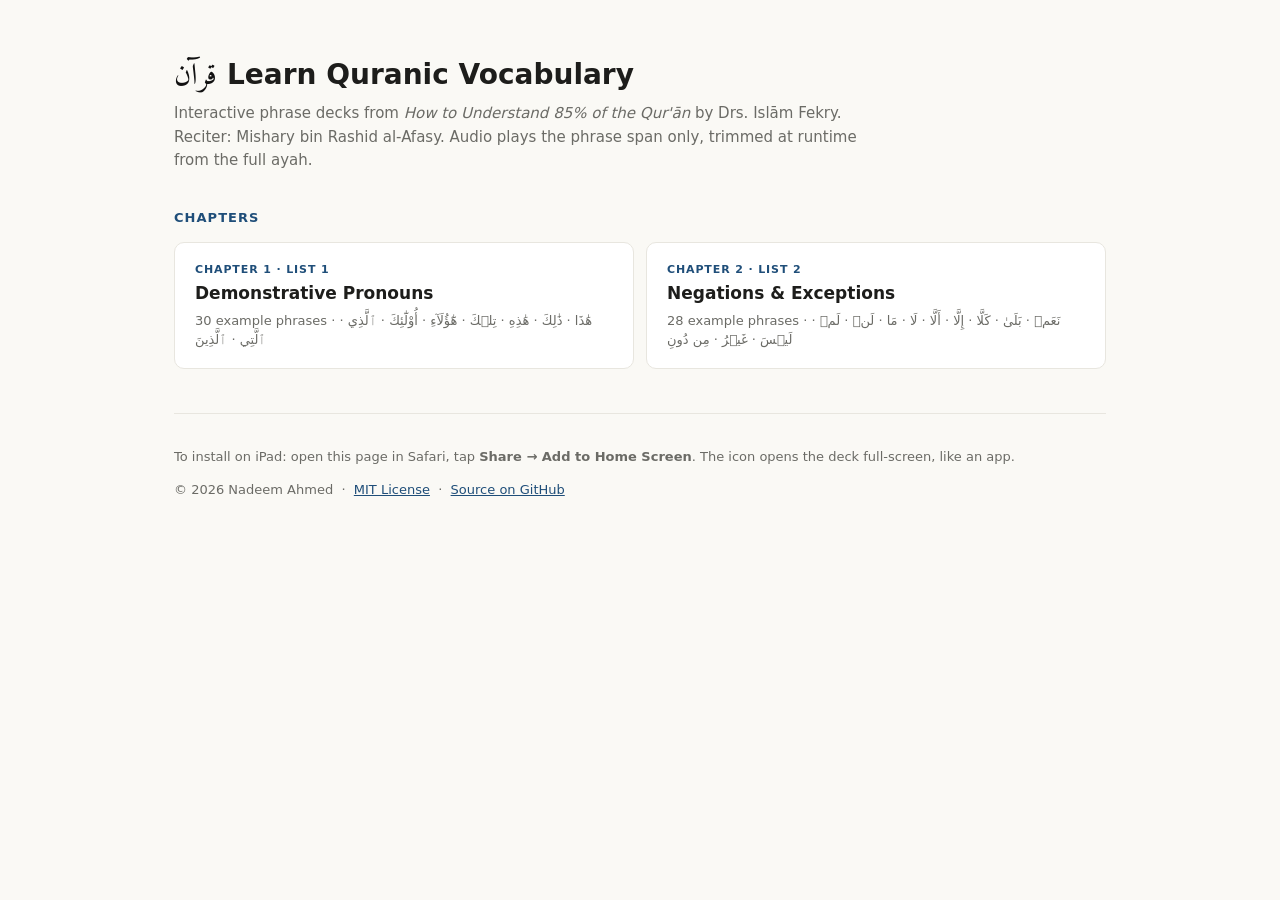
<file: index.html>
<!doctype html>
<html lang="en" dir="ltr">
<head>
<meta charset="utf-8">
<meta name="viewport" content="width=device-width, initial-scale=1">
<meta name="apple-mobile-web-app-capable" content="yes">
<meta name="apple-mobile-web-app-status-bar-style" content="default">
<meta name="apple-mobile-web-app-title" content="Quranic Vocab">
<title>Learn Quranic Vocabulary</title>

<link rel="icon" type="image/svg+xml" href="assets/favicon.svg">
<link rel="apple-touch-icon" sizes="180x180" href="assets/apple-touch-icon.png">

<link rel="preconnect" href="https://fonts.googleapis.com">
<link rel="preconnect" href="https://fonts.gstatic.com" crossorigin>
<link href="https://fonts.googleapis.com/css2?family=Amiri+Quran&display=swap" rel="stylesheet">

<style>
  :root {
    --bg: #faf9f5;
    --card: #ffffff;
    --ink: #1d1d1b;
    --muted: #6b6b66;
    --accent: #1F4E79;
    --accent-soft: #eaf1f8;
    --border: #e8e6df;
  }
  * { box-sizing: border-box; }
  html, body {
    margin: 0; padding: 0; background: var(--bg); color: var(--ink);
    font-family: -apple-system, BlinkMacSystemFont, "Segoe UI", system-ui, sans-serif;
    font-size: 16px; line-height: 1.55;
    -webkit-text-size-adjust: 100%;
  }
  .wrap { max-width: 980px; margin: 0 auto; padding: 44px 24px 80px; }

  h1 { font-size: 28px; margin: 0 0 6px; font-weight: 600; }
  h1 .ar {
    font-family: 'Amiri Quran', serif; font-weight: 400;
    font-size: 30px; margin-right: 10px; color: #111;
  }
  .lede { margin: 0 0 36px; color: var(--muted); font-size: 15px; max-width: 720px; }

  h2 {
    font-size: 13px; text-transform: uppercase; letter-spacing: 0.08em;
    color: var(--accent); margin: 32px 0 14px; font-weight: 600;
  }

  /* Two-column chapter grid, collapses to one on narrow screens */
  .grid {
    display: grid; gap: 12px;
    grid-template-columns: repeat(2, minmax(0, 1fr));
  }
  @media (max-width: 640px) { .grid { grid-template-columns: 1fr; } }

  .card {
    display: block; padding: 18px 20px;
    background: var(--card); border: 1px solid var(--border); border-radius: 10px;
    text-decoration: none; color: var(--ink);
    transition: all 0.12s ease;
    min-height: 100%;
  }
  .card:hover { border-color: var(--accent); background: var(--accent-soft); }
  .card .num { font-size: 11px; color: var(--accent); font-weight: 600; letter-spacing: 0.08em; text-transform: uppercase; }
  .card .title { font-size: 17px; font-weight: 600; margin: 2px 0 4px; }
  .card .sub { font-size: 13px; color: var(--muted); line-height: 1.5; }

  /* Single-column lists (Resources) */
  .card-list { list-style: none; padding: 0; margin: 0; display: grid; gap: 10px; }

  .footer {
    margin-top: 44px; padding-top: 20px; border-top: 1px solid var(--border);
    font-size: 13px; color: var(--muted);
  }
  .footer a { color: var(--accent); }
</style>
</head>
<body>
<div class="wrap">

<h1><span class="ar">قرآن</span>Learn Quranic Vocabulary</h1>
<p class="lede">
  Interactive phrase decks from <em>How to Understand 85% of the Qur'ān</em>
  by Drs. Islām Fekry. Reciter: Mishary bin Rashid al-Afasy. Audio plays the
  phrase span only, trimmed at runtime from the full ayah.
</p>

<h2>Chapters</h2>
<div class="grid">
  <a class="card" href="Chapter%201%20-%20Demonstrative%20Pronouns/Coursebook/Phrases.html">
    <div class="num">Chapter 1 · List 1</div>
    <div class="title">Demonstrative Pronouns</div>
    <div class="sub">30 example phrases · هَٰذَا · ذَٰلِكَ · هَٰذِهِ · تِلۡكَ · هَٰٓؤُلَآءِ · أُوْلَٰٓئِكَ · ٱلَّذِي · ٱلَّتِي · ٱلَّذِينَ</div>
  </a>
  <a class="card" href="Chapter%202%20-%20Negations%20%26%20Exceptions/Coursebook/Phrases.html">
    <div class="num">Chapter 2 · List 2</div>
    <div class="title">Negations &amp; Exceptions</div>
    <div class="sub">28 example phrases · نَعَمۡ · بَلَىٰ · كَلَّا · إِلَّا · أَلَّا · لَا · مَا · لَنۡ · لَمۡ · لَيۡسَ · غَيۡرُ · مِن دُونِ</div>
  </a>
</div>

<div class="footer">
  <p>To install on iPad: open this page in Safari, tap <strong>Share → Add to Home Screen</strong>. The icon opens the deck full-screen, like an app.</p>
  <p>&copy; 2026 Nadeem Ahmed &nbsp;·&nbsp; <a href="https://github.com/nata11/learn-quranic-vocabulary/blob/main/LICENSE">MIT License</a> &nbsp;·&nbsp; <a href="https://github.com/nata11/learn-quranic-vocabulary">Source on GitHub</a></p>
</div>

</div>
</body>
</html>
</file>
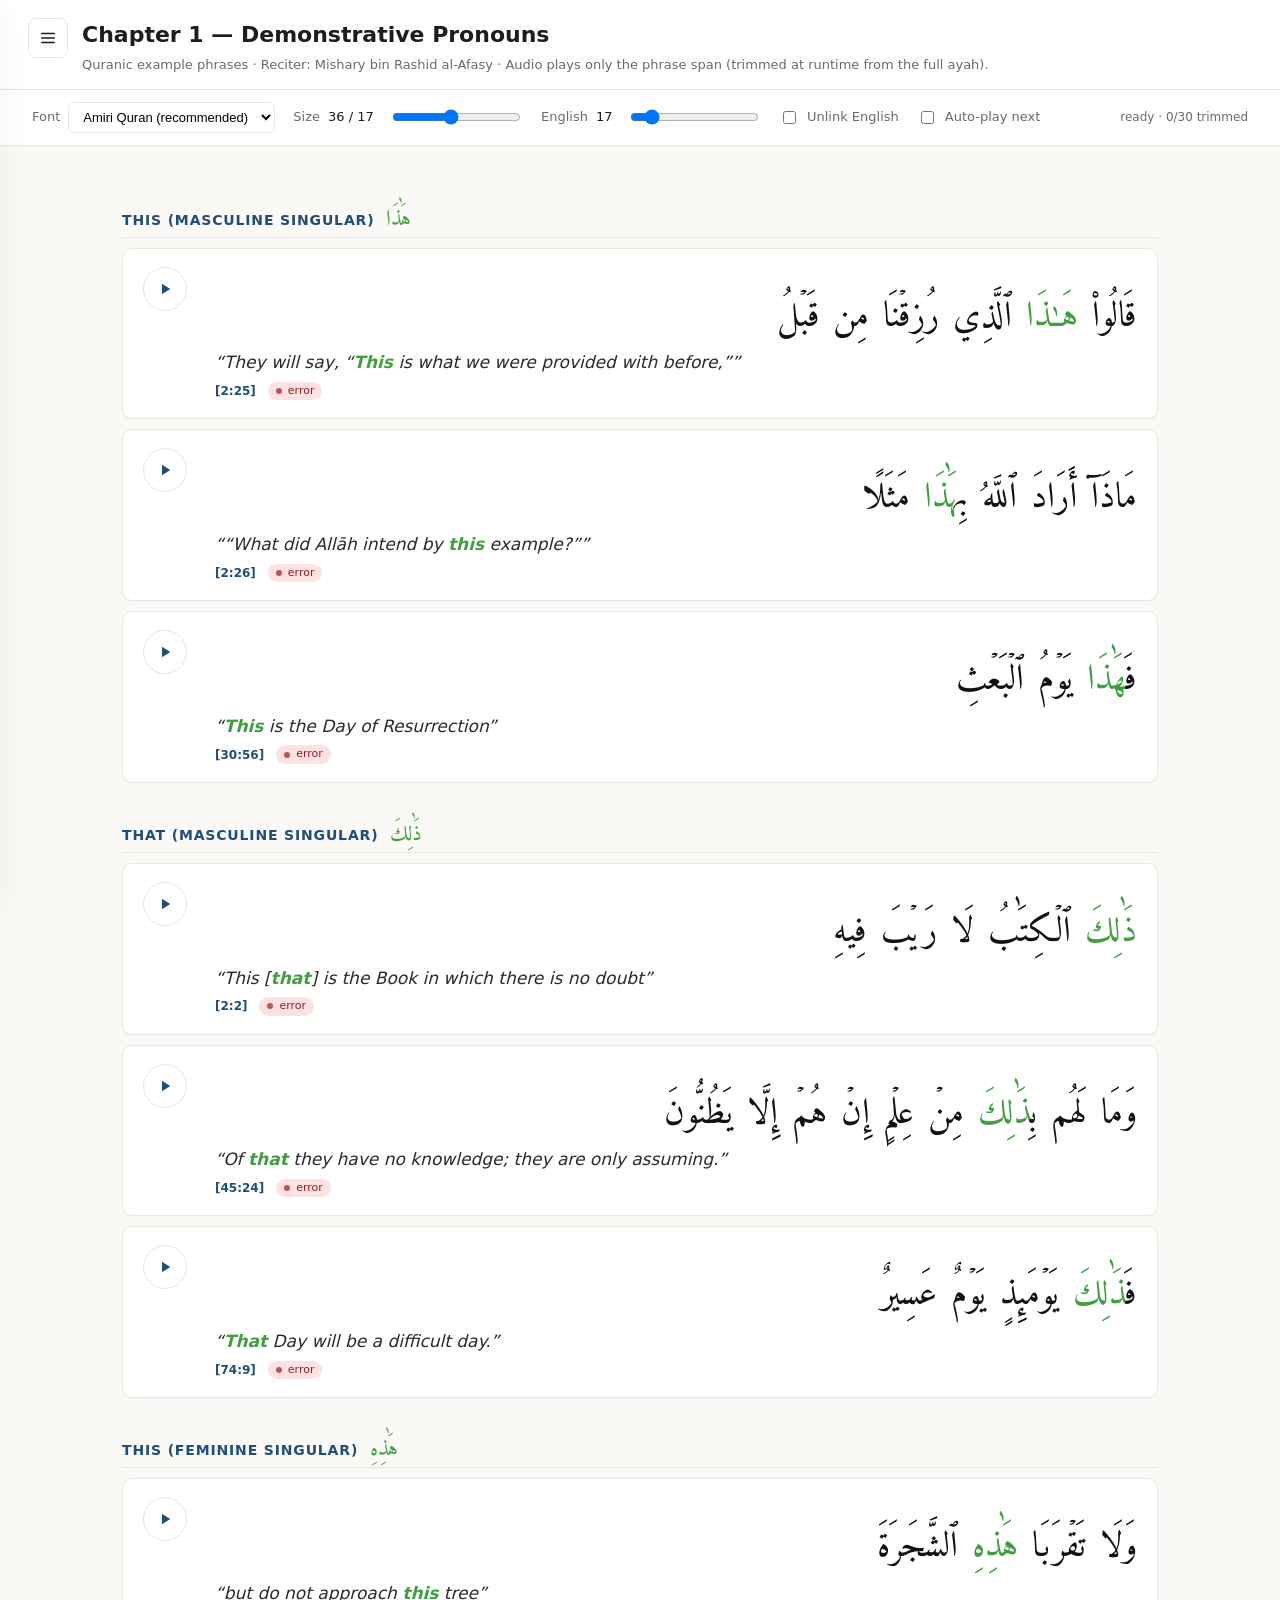
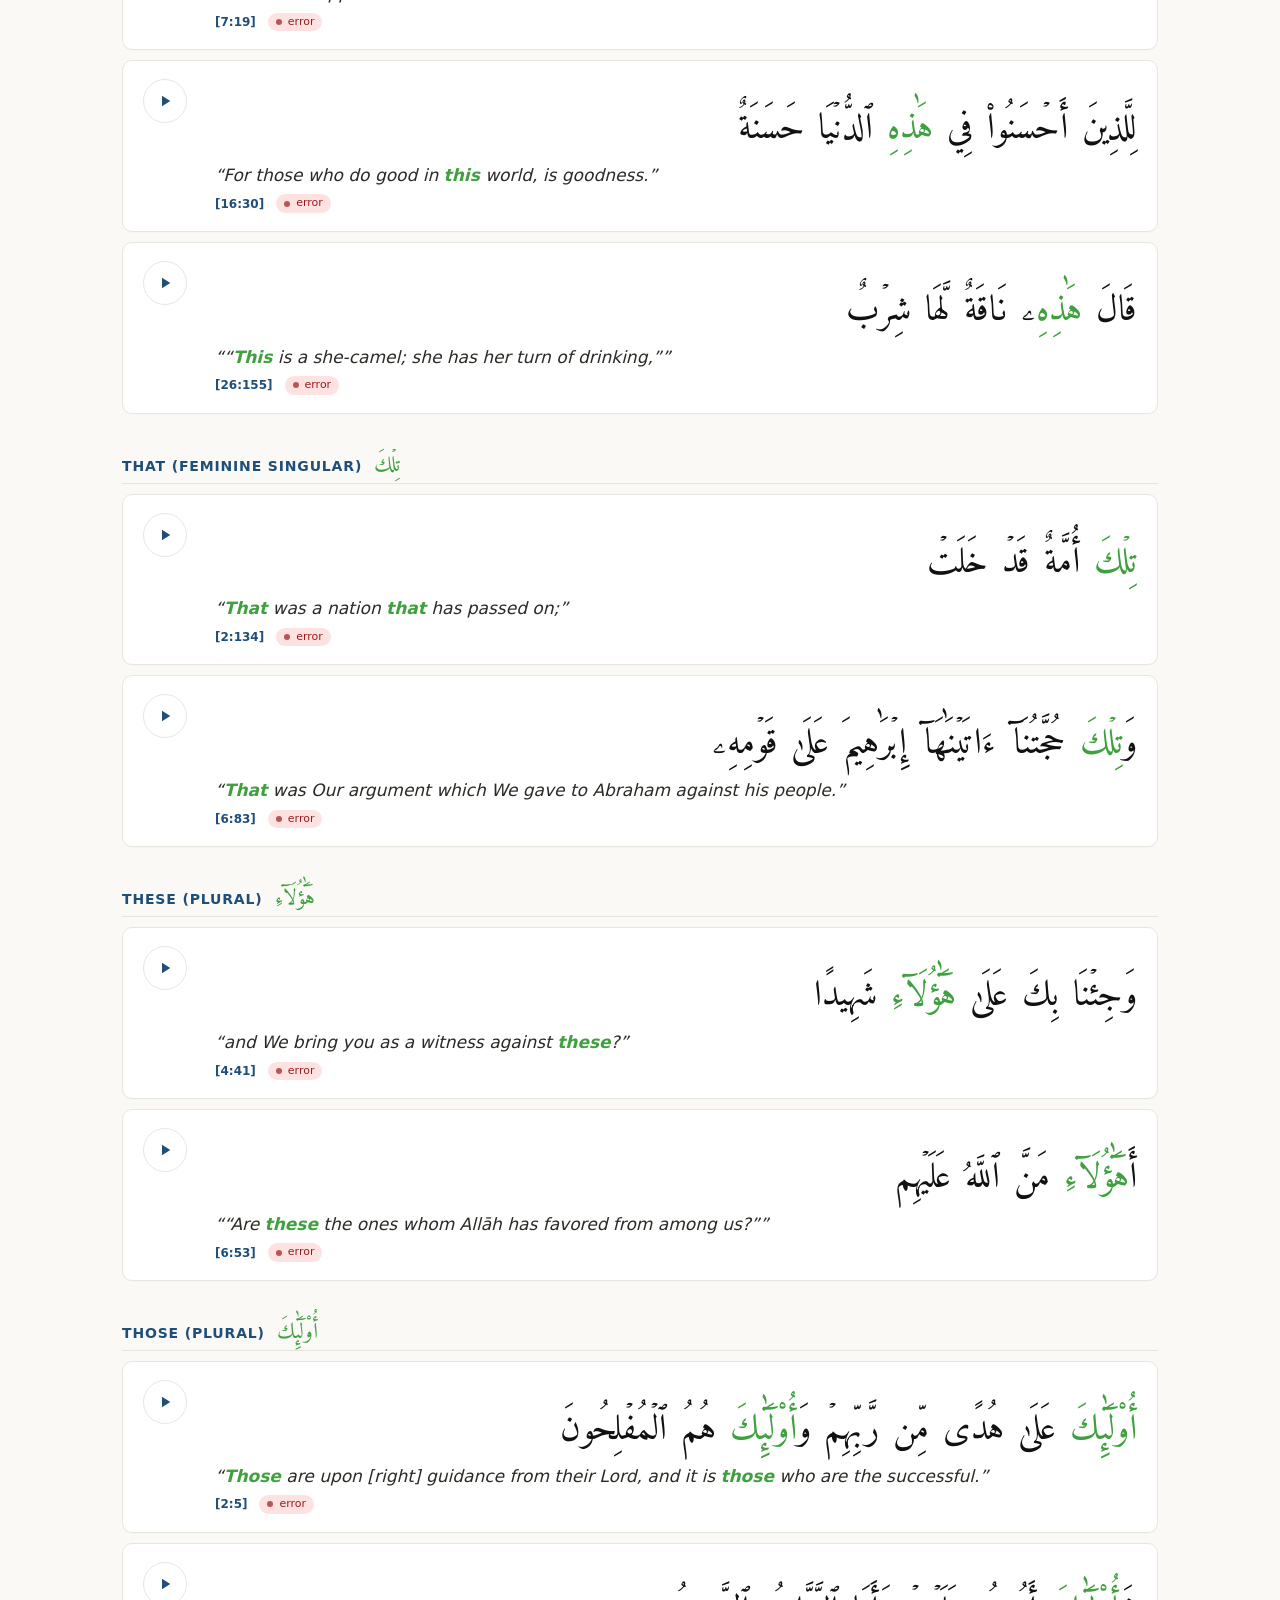
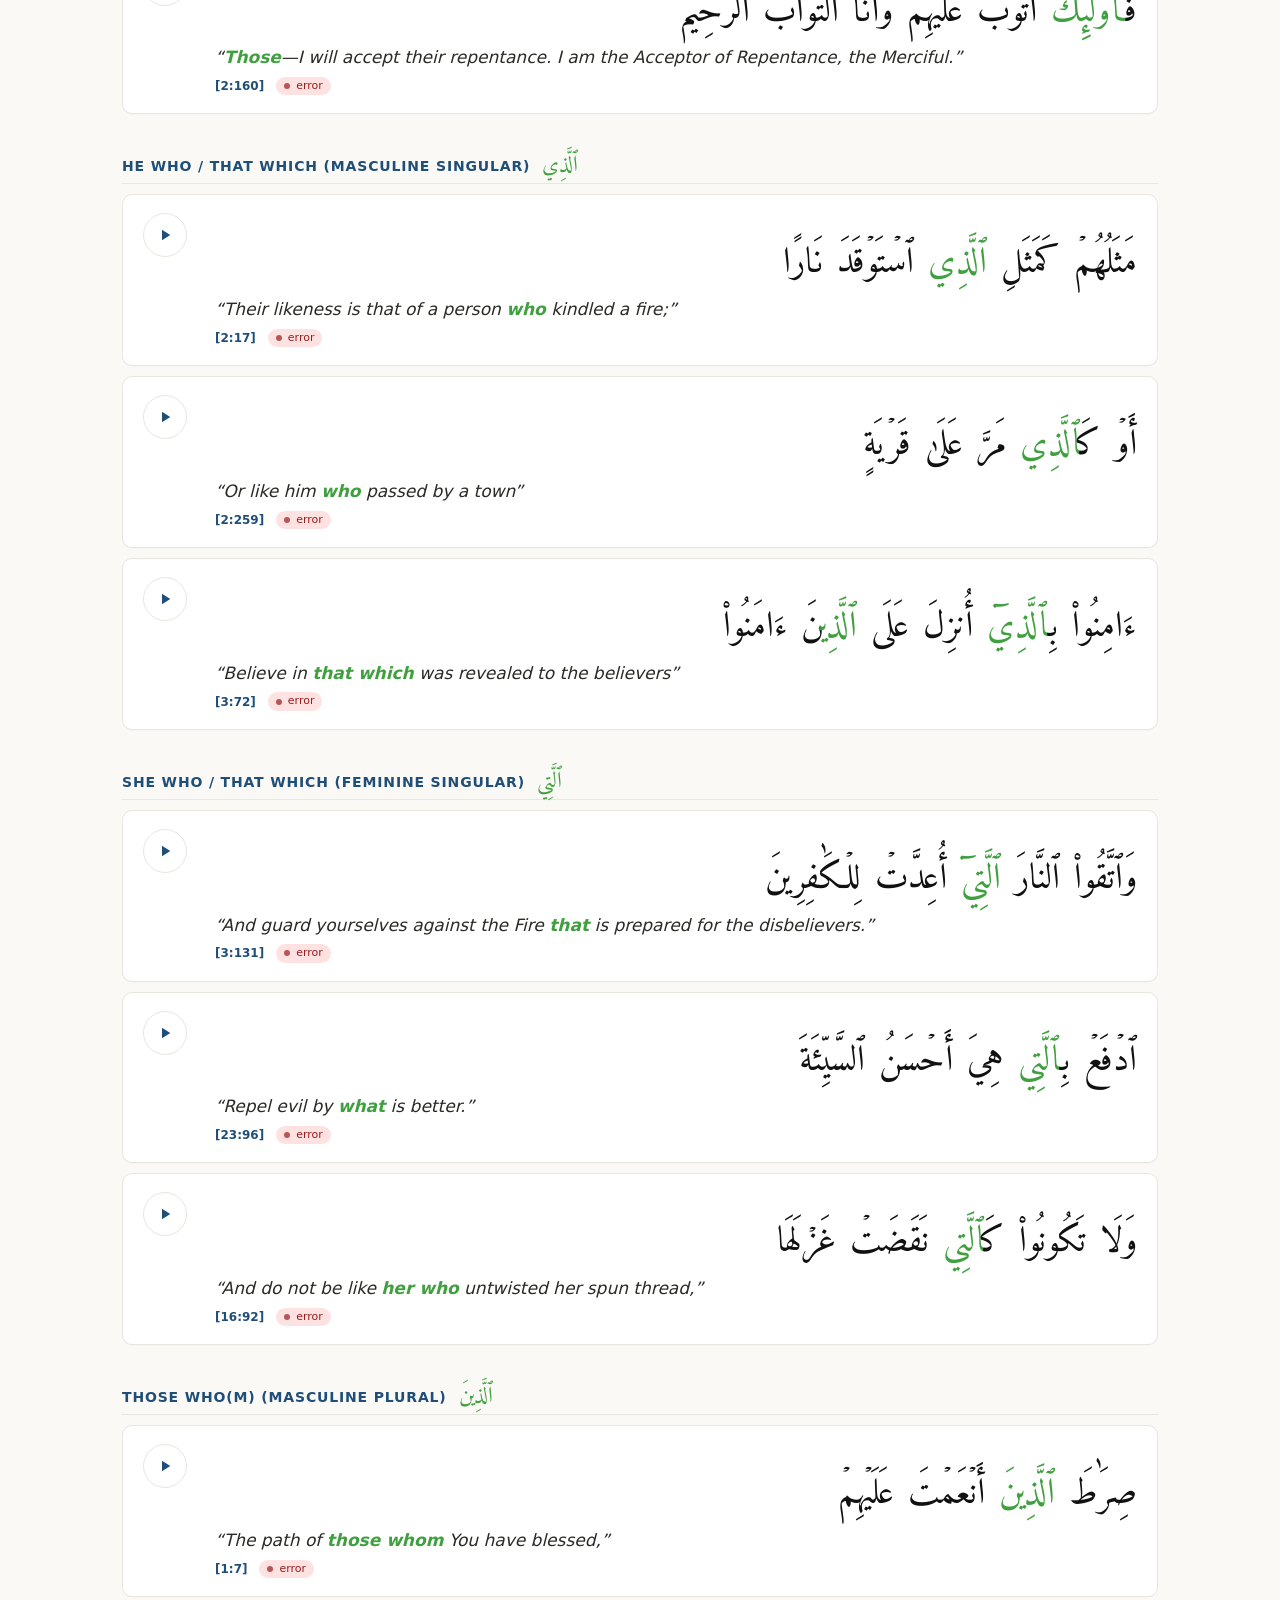
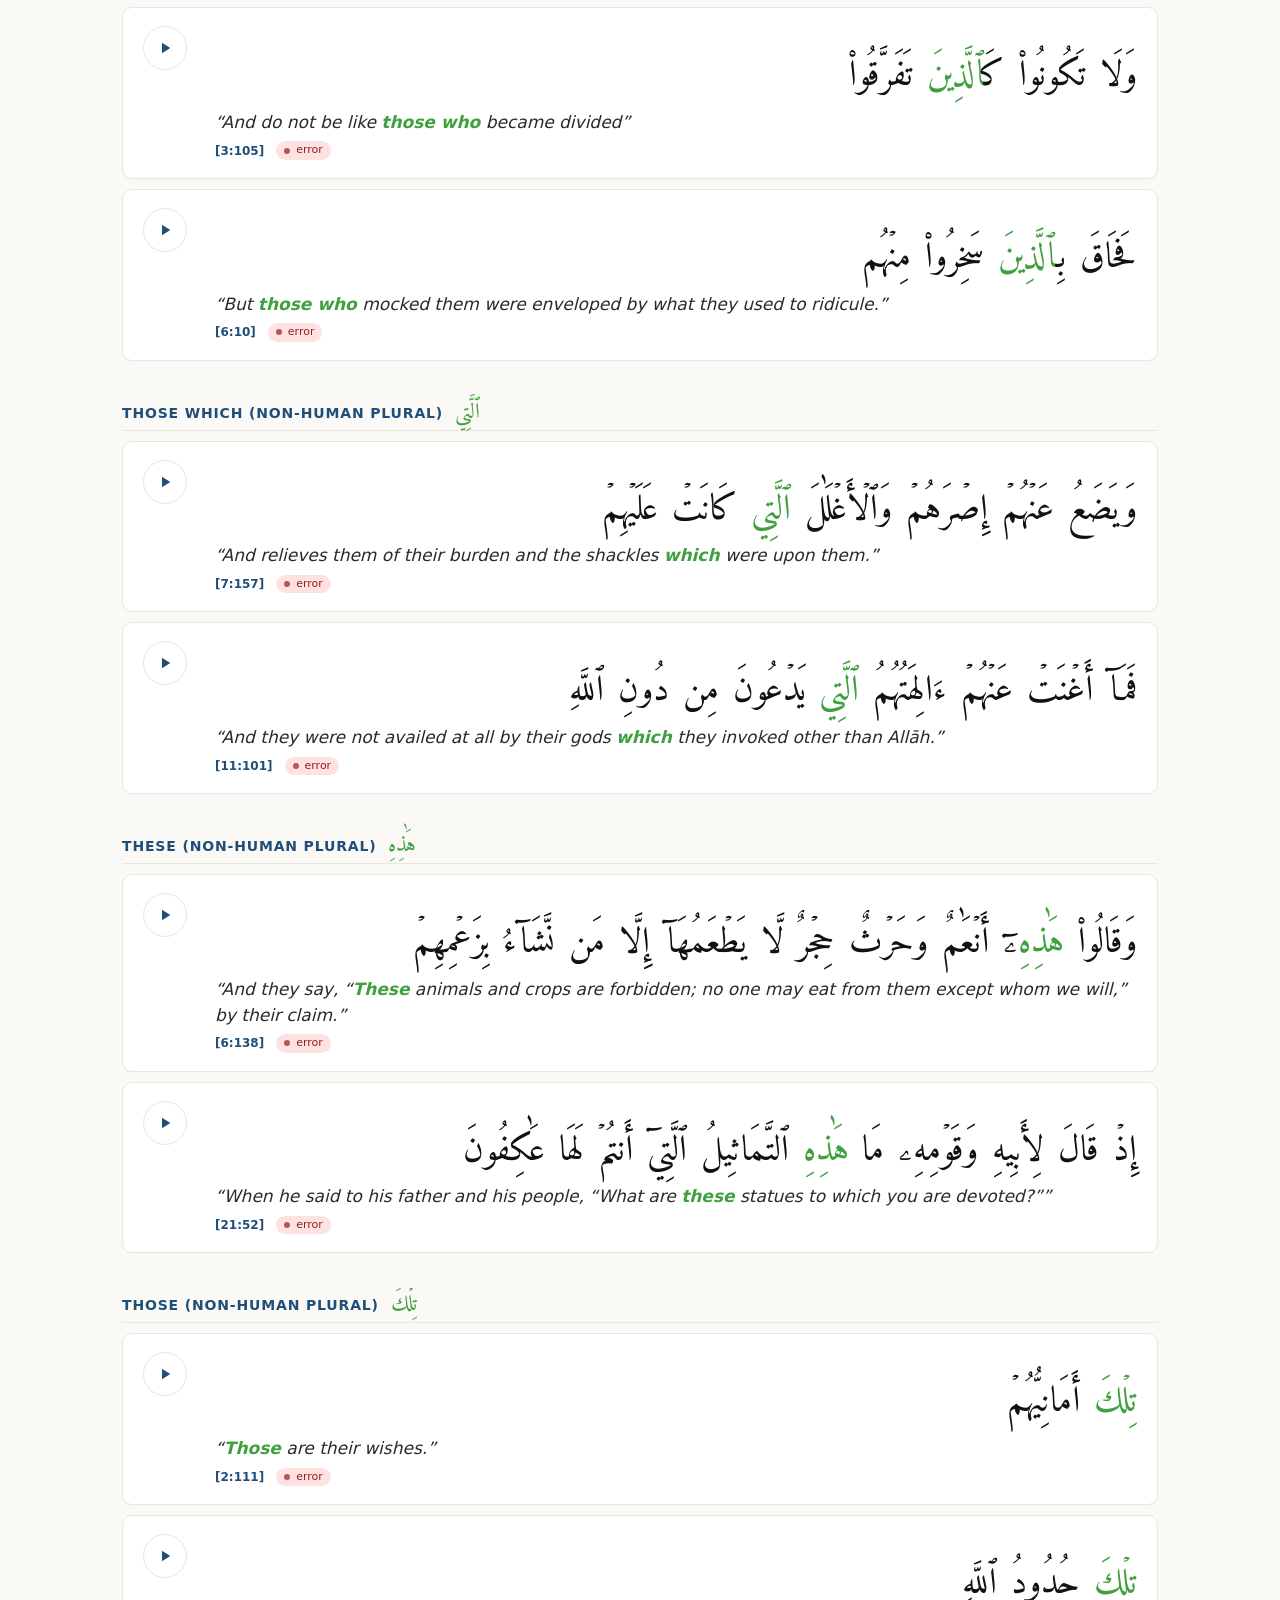
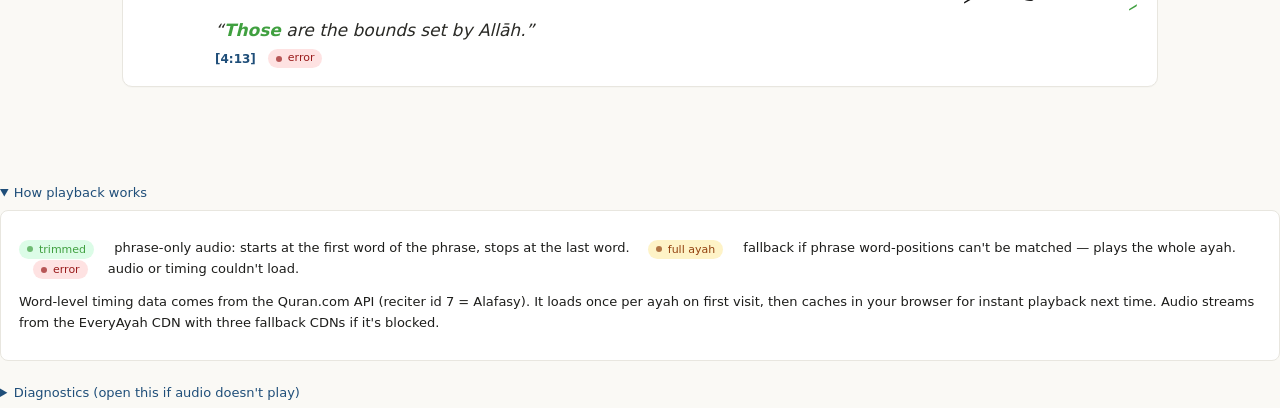
<file: Chapter 1 - Demonstrative Pronouns/Coursebook/Phrases.html>
<!doctype html>
<html lang="en" dir="ltr">
<head>
<meta charset="utf-8">
<meta name="viewport" content="width=device-width, initial-scale=1">
<title>Chapter 1 — Demonstrative Pronouns | Quranic Phrases</title>

<link rel="icon" type="image/svg+xml" href="../../assets/favicon.svg">
<link rel="apple-touch-icon" sizes="180x180" href="../../assets/apple-touch-icon.png">

<link rel="preconnect" href="https://fonts.googleapis.com">
<link rel="preconnect" href="https://fonts.gstatic.com" crossorigin>
<link href="https://fonts.googleapis.com/css2?family=Amiri+Quran&family=Scheherazade+New:wght@400;700&display=swap" rel="stylesheet">

<link rel="stylesheet" href="../../assets/phrase-engine.css">
</head>
<body>
<script>
  window.CHAPTER_CURRENT = 1;
  window.PHRASES = [
    {p:"هَٰذَا",pe:"This (masculine singular)",v:"2:25",a:"قَالُواْ هَـٰذَا ٱلَّذِي رُزِقۡنَا مِن قَبۡلُ",e:"They will say, “This is what we were provided with before,”"},
    {p:"هَٰذَا",pe:"This (masculine singular)",v:"2:26",a:"مَاذَآ أَرَادَ ٱللَّهُ بِهَٰذَا مَثَلًا",e:"“What did Allāh intend by this example?”"},
    {p:"هَٰذَا",pe:"This (masculine singular)",v:"30:56",a:"فَهَٰذَا يَوۡمُ ٱلۡبَعۡثِ",e:"This is the Day of Resurrection"},
    {p:"ذَٰلِكَ",pe:"That (masculine singular)",v:"2:2",a:"ذَٰلِكَ ٱلۡكِتَٰبُ لَا رَيۡبَ فِيهِ",e:"This [that] is the Book in which there is no doubt"},
    {p:"ذَٰلِكَ",pe:"That (masculine singular)",v:"45:24",a:"وَمَا لَهُم بِذَٰلِكَ مِنۡ عِلۡمٍ إِنۡ هُمۡ إِلَّا يَظُنُّونَ",e:"Of that they have no knowledge; they are only assuming."},
    {p:"ذَٰلِكَ",pe:"That (masculine singular)",v:"74:9",a:"فَذَٰلِكَ يَوۡمَئِذٍ يَوۡمٌ عَسِيرٌ",e:"That Day will be a difficult day."},
    {p:"هَٰذِهِ",pe:"This (feminine singular)",v:"7:19",a:"وَلَا تَقۡرَبَا هَٰذِهِ ٱلشَّجَرَةَ",e:"but do not approach this tree"},
    {p:"هَٰذِهِ",pe:"This (feminine singular)",v:"16:30",a:"لِلَّذِينَ أَحۡسَنُواْ فِي هَٰذِهِ ٱلدُّنۡيَا حَسَنَةٌ",e:"For those who do good in this world, is goodness."},
    {p:"هَٰذِهِ",pe:"This (feminine singular)",v:"26:155",a:"قَالَ هَٰذِهِۦ نَاقَةٌ لَّهَا شِرۡبٌ",e:"“This is a she-camel; she has her turn of drinking,”"},
    {p:"تِلۡكَ",pe:"That (feminine singular)",v:"2:134",a:"تِلۡكَ أُمَّةٌ قَدۡ خَلَتۡ",e:"That was a nation that has passed on;"},
    {p:"تِلۡكَ",pe:"That (feminine singular)",v:"6:83",a:"وَتِلۡكَ حُجَّتُنَآ ءَاتَيۡنَٰهَآ إِبۡرَٰهِيمَ عَلَىٰ قَوۡمِهِۦ",e:"That was Our argument which We gave to Abraham against his people."},
    {p:"هَٰٓؤُلَآءِ",pe:"These (plural)",v:"4:41",a:"وَجِئۡنَا بِكَ عَلَىٰ هَٰٓؤُلَآءِ شَهِيدًا",e:"and We bring you as a witness against these?"},
    {p:"هَٰٓؤُلَآءِ",pe:"These (plural)",v:"6:53",a:"أَهَٰٓؤُلَآءِ مَنَّ ٱللَّهُ عَلَيۡهِم",e:"“Are these the ones whom Allāh has favored from among us?”"},
    {p:"أُوْلَٰٓئِكَ",pe:"Those (plural)",v:"2:5",a:"أُوْلَٰٓئِكَ عَلَىٰ هُدًى مِّن رَّبِّهِمۡ وَأُوْلَٰٓئِكَ هُمُ ٱلۡمُفۡلِحُونَ",e:"Those are upon [right] guidance from their Lord, and it is those who are the successful."},
    {p:"أُوْلَٰٓئِكَ",pe:"Those (plural)",v:"2:160",a:"فَأُوْلَٰٓئِكَ أَتُوبُ عَلَيۡهِمۡ وَأَنَا ٱلتَّوَّابُ ٱلرَّحِيمُ",e:"Those—I will accept their repentance. I am the Acceptor of Repentance, the Merciful."},
    {p:"ٱلَّذِي",pe:"He who / that which (masculine singular)",v:"2:17",a:"مَثَلُهُمۡ كَمَثَلِ ٱلَّذِي ٱسۡتَوۡقَدَ نَارًا",e:"Their likeness is that of a person who kindled a fire;",eh:["who"]},
    {p:"ٱلَّذِي",pe:"He who / that which (masculine singular)",v:"2:259",a:"أَوۡ كَٱلَّذِي مَرَّ عَلَىٰ قَرۡيَةٍ",e:"Or like him who passed by a town",eh:["who"]},
    {p:"ٱلَّذِي",pe:"He who / that which (masculine singular)",v:"3:72",a:"ءَامِنُواْ بِٱلَّذِيٓ أُنزِلَ عَلَى ٱلَّذِينَ ءَامَنُواْ",e:"Believe in that which was revealed to the believers",eh:["that which"]},
    {p:"ٱلَّتِي",pe:"She who / that which (feminine singular)",v:"3:131",a:"وَٱتَّقُواْ ٱلنَّارَ ٱلَّتِيٓ أُعِدَّتۡ لِلۡكَٰفِرِينَ",e:"And guard yourselves against the Fire that is prepared for the disbelievers.",eh:["that"]},
    {p:"ٱلَّتِي",pe:"She who / that which (feminine singular)",v:"23:96",a:"ٱدۡفَعۡ بِٱلَّتِي هِيَ أَحۡسَنُ ٱلسَّيِّئَةَ",e:"Repel evil by what is better.",eh:["what"]},
    {p:"ٱلَّتِي",pe:"She who / that which (feminine singular)",v:"16:92",a:"وَلَا تَكُونُواْ كَٱلَّتِي نَقَضَتۡ غَزۡلَهَا",e:"And do not be like her who untwisted her spun thread,",eh:["her who"]},
    {p:"ٱلَّذِينَ",pe:"Those who(m) (masculine plural)",v:"1:7",a:"صِرَٰطَ ٱلَّذِينَ أَنۡعَمۡتَ عَلَيۡهِمۡ",e:"The path of those whom You have blessed,",eh:["those whom"]},
    {p:"ٱلَّذِينَ",pe:"Those who(m) (masculine plural)",v:"3:105",a:"وَلَا تَكُونُواْ كَٱلَّذِينَ تَفَرَّقُواْ",e:"And do not be like those who became divided",eh:["those who"]},
    {p:"ٱلَّذِينَ",pe:"Those who(m) (masculine plural)",v:"6:10",a:"فَحَاقَ بِٱلَّذِينَ سَخِرُواْ مِنۡهُم",e:"But those who mocked them were enveloped by what they used to ridicule.",eh:["those who"]},
    {p:"ٱلَّتِي",pe:"Those which (non-human plural)",v:"7:157",a:"وَيَضَعُ عَنۡهُمۡ إِصۡرَهُمۡ وَٱلۡأَغۡلَٰلَ ٱلَّتِي كَانَتۡ عَلَيۡهِمۡ",e:"And relieves them of their burden and the shackles which were upon them.",eh:["which"]},
    {p:"ٱلَّتِي",pe:"Those which (non-human plural)",v:"11:101",a:"فَمَآ أَغۡنَتۡ عَنۡهُمۡ ءَالِهَتُهُمُ ٱلَّتِي يَدۡعُونَ مِن دُونِ ٱللَّهِ",e:"And they were not availed at all by their gods which they invoked other than Allāh.",eh:["which"]},
    {p:"هَٰذِهِ",pe:"These (non-human plural)",v:"6:138",a:"وَقَالُواْ هَٰذِهِۦٓ أَنۡعَٰمٌ وَحَرۡثٌ حِجۡرٌ لَّا يَطۡعَمُهَآ إِلَّا مَن نَّشَآءُ بِزَعۡمِهِمۡ",e:"And they say, “These animals and crops are forbidden; no one may eat from them except whom we will,” by their claim."},
    {p:"هَٰذِهِ",pe:"These (non-human plural)",v:"21:52",a:"إِذۡ قَالَ لِأَبِيهِ وَقَوۡمِهِۦ مَا هَٰذِهِ ٱلتَّمَاثِيلُ ٱلَّتِيٓ أَنتُمۡ لَهَا عَٰكِفُونَ",e:"When he said to his father and his people, “What are these statues to which you are devoted?”"},
    {p:"تِلۡكَ",pe:"Those (non-human plural)",v:"2:111",a:"تِلۡكَ أَمَانِيُّهُمۡ",e:"Those are their wishes."},
    {p:"تِلۡكَ",pe:"Those (non-human plural)",v:"4:13",a:"تِلۡكَ حُدُودُ ٱللَّهِ",e:"Those are the bounds set by Allāh."},
  ];
</script>
<script src="../../assets/chapters.js"></script>
<script src="../../assets/phrase-engine.js"></script>
</body>
</html>
</file>
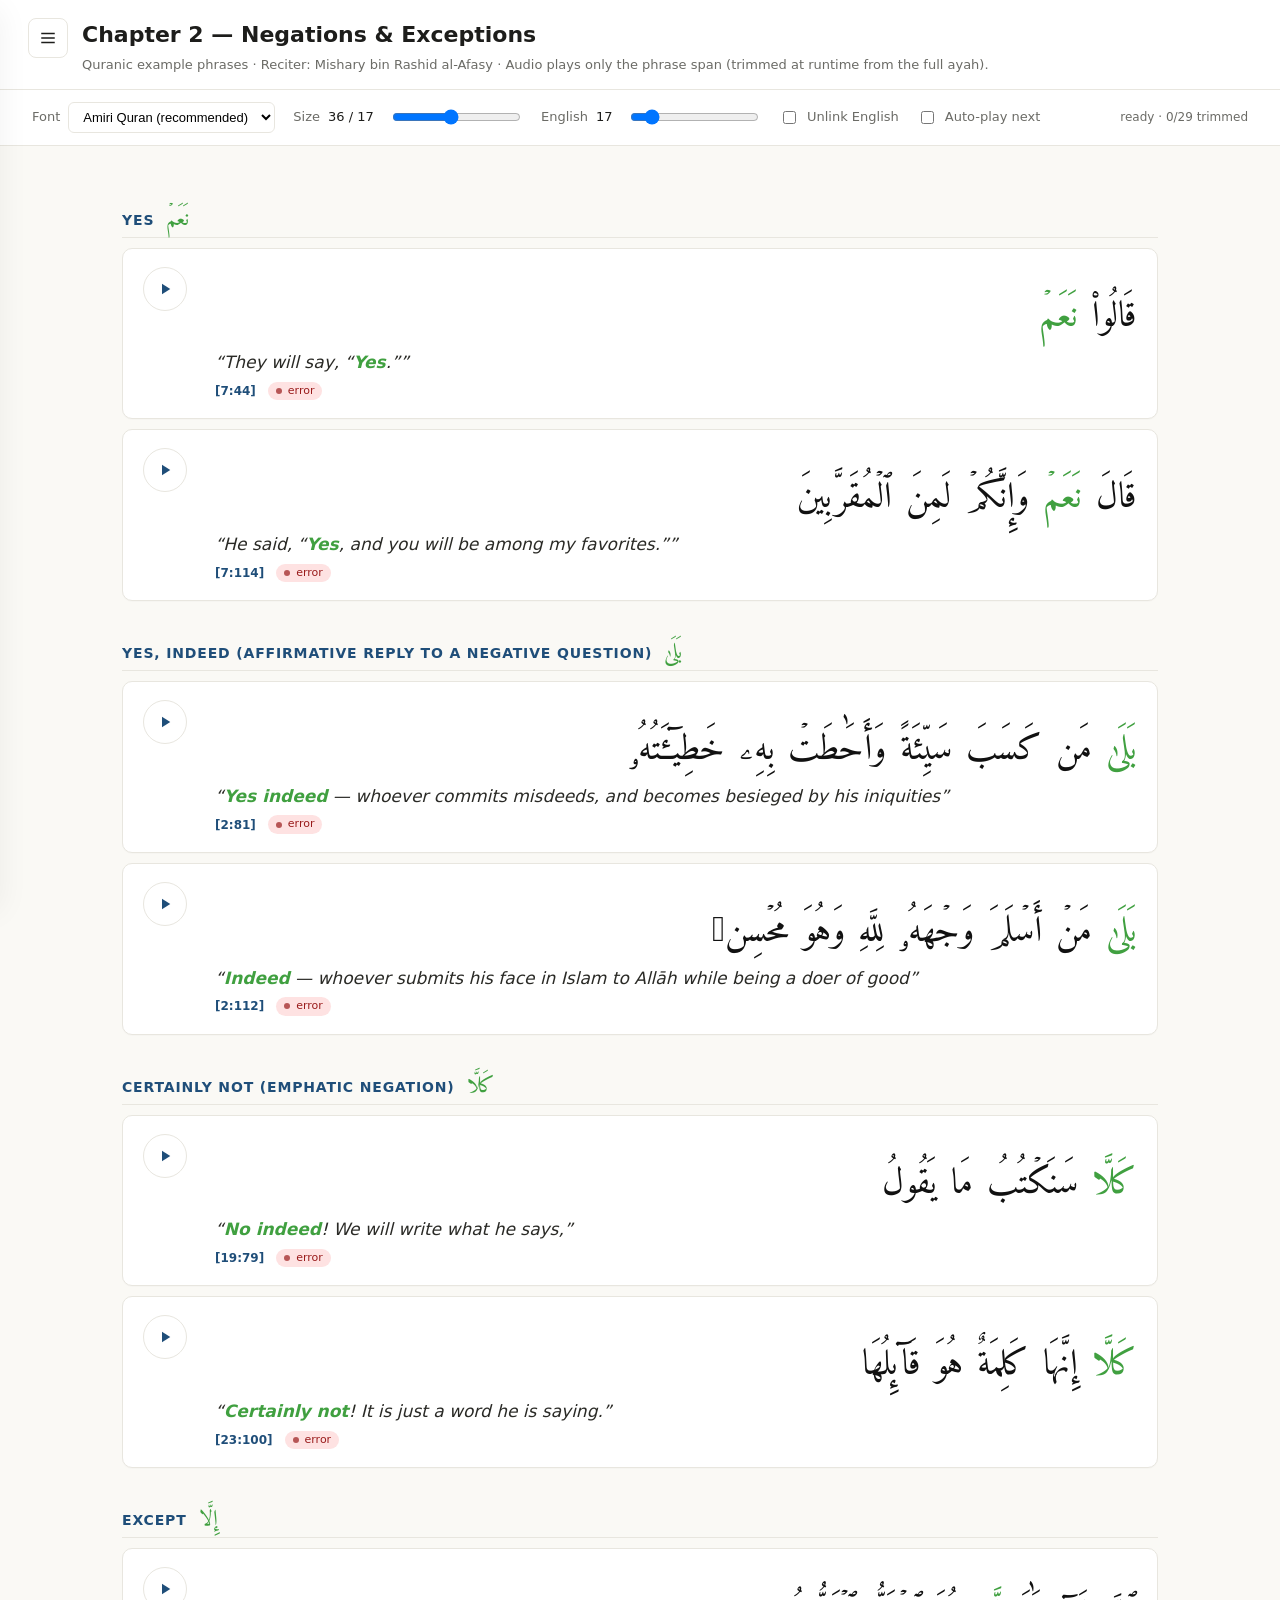
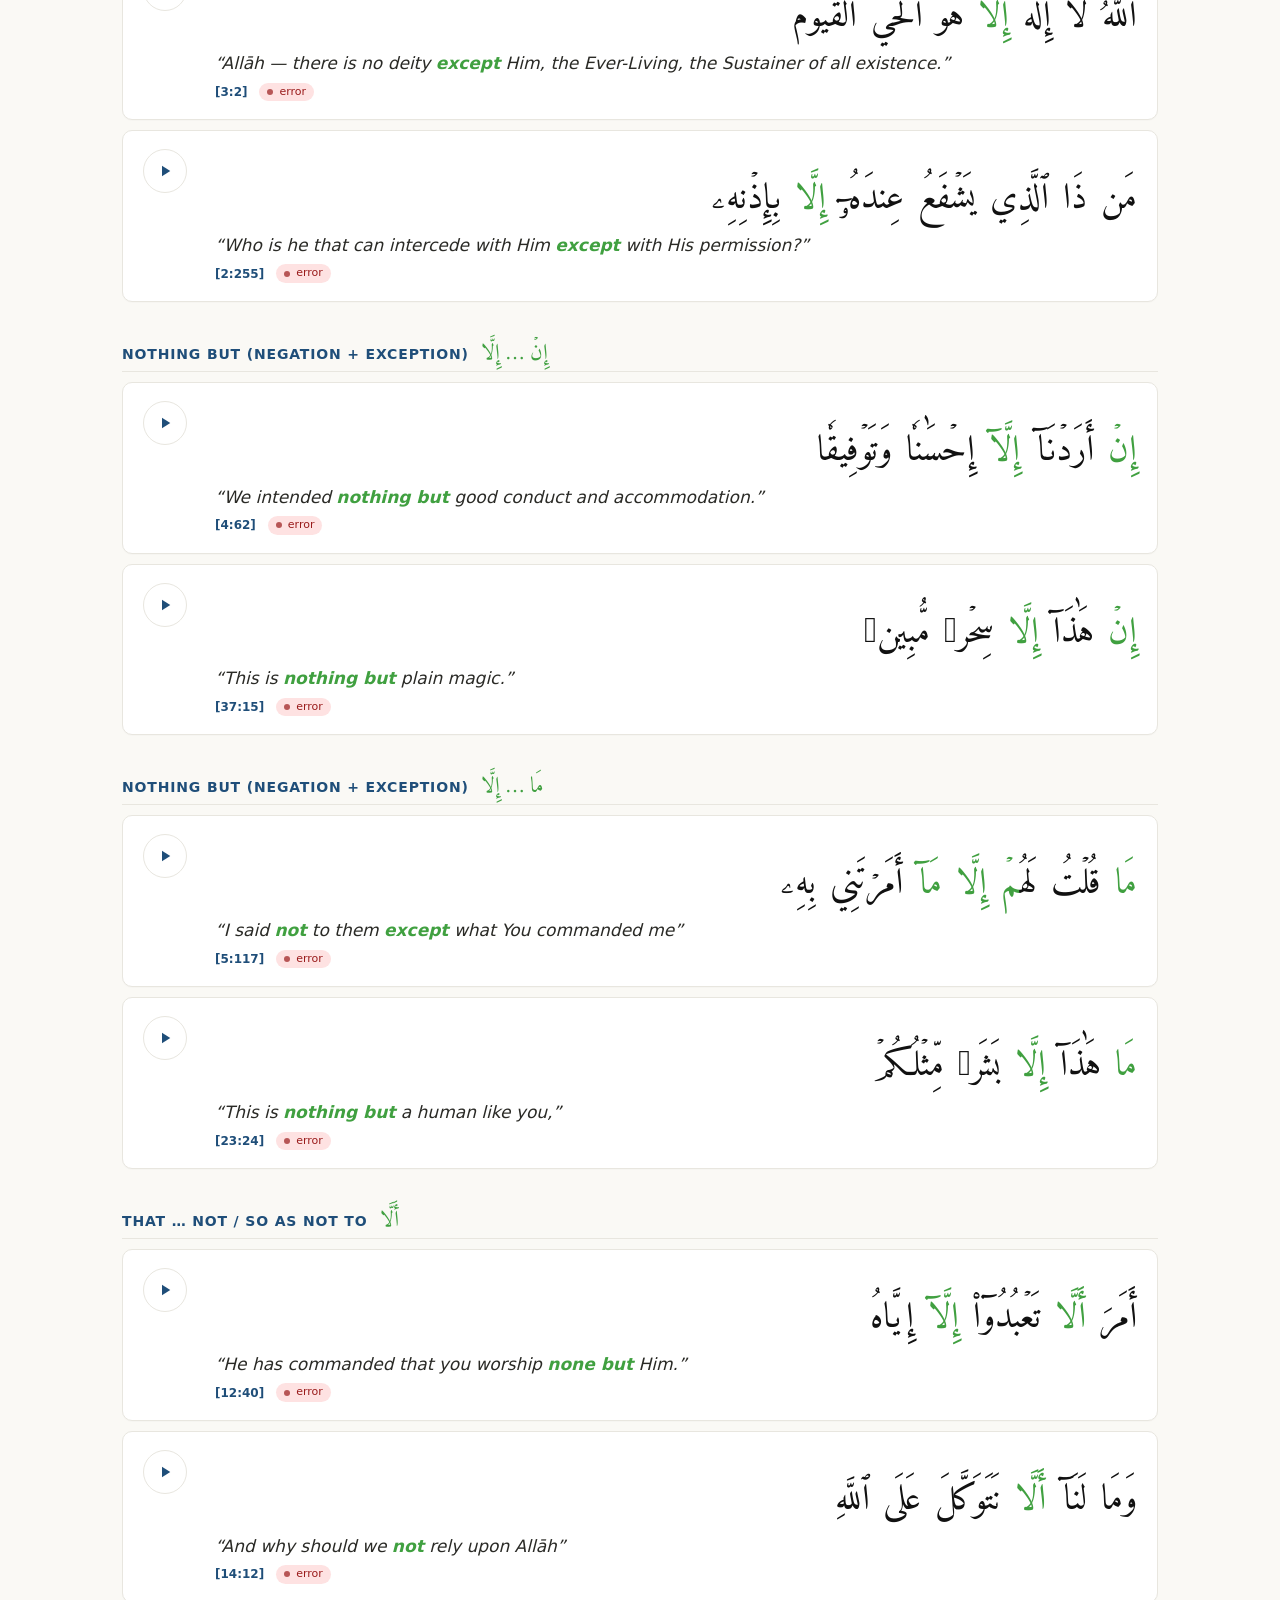
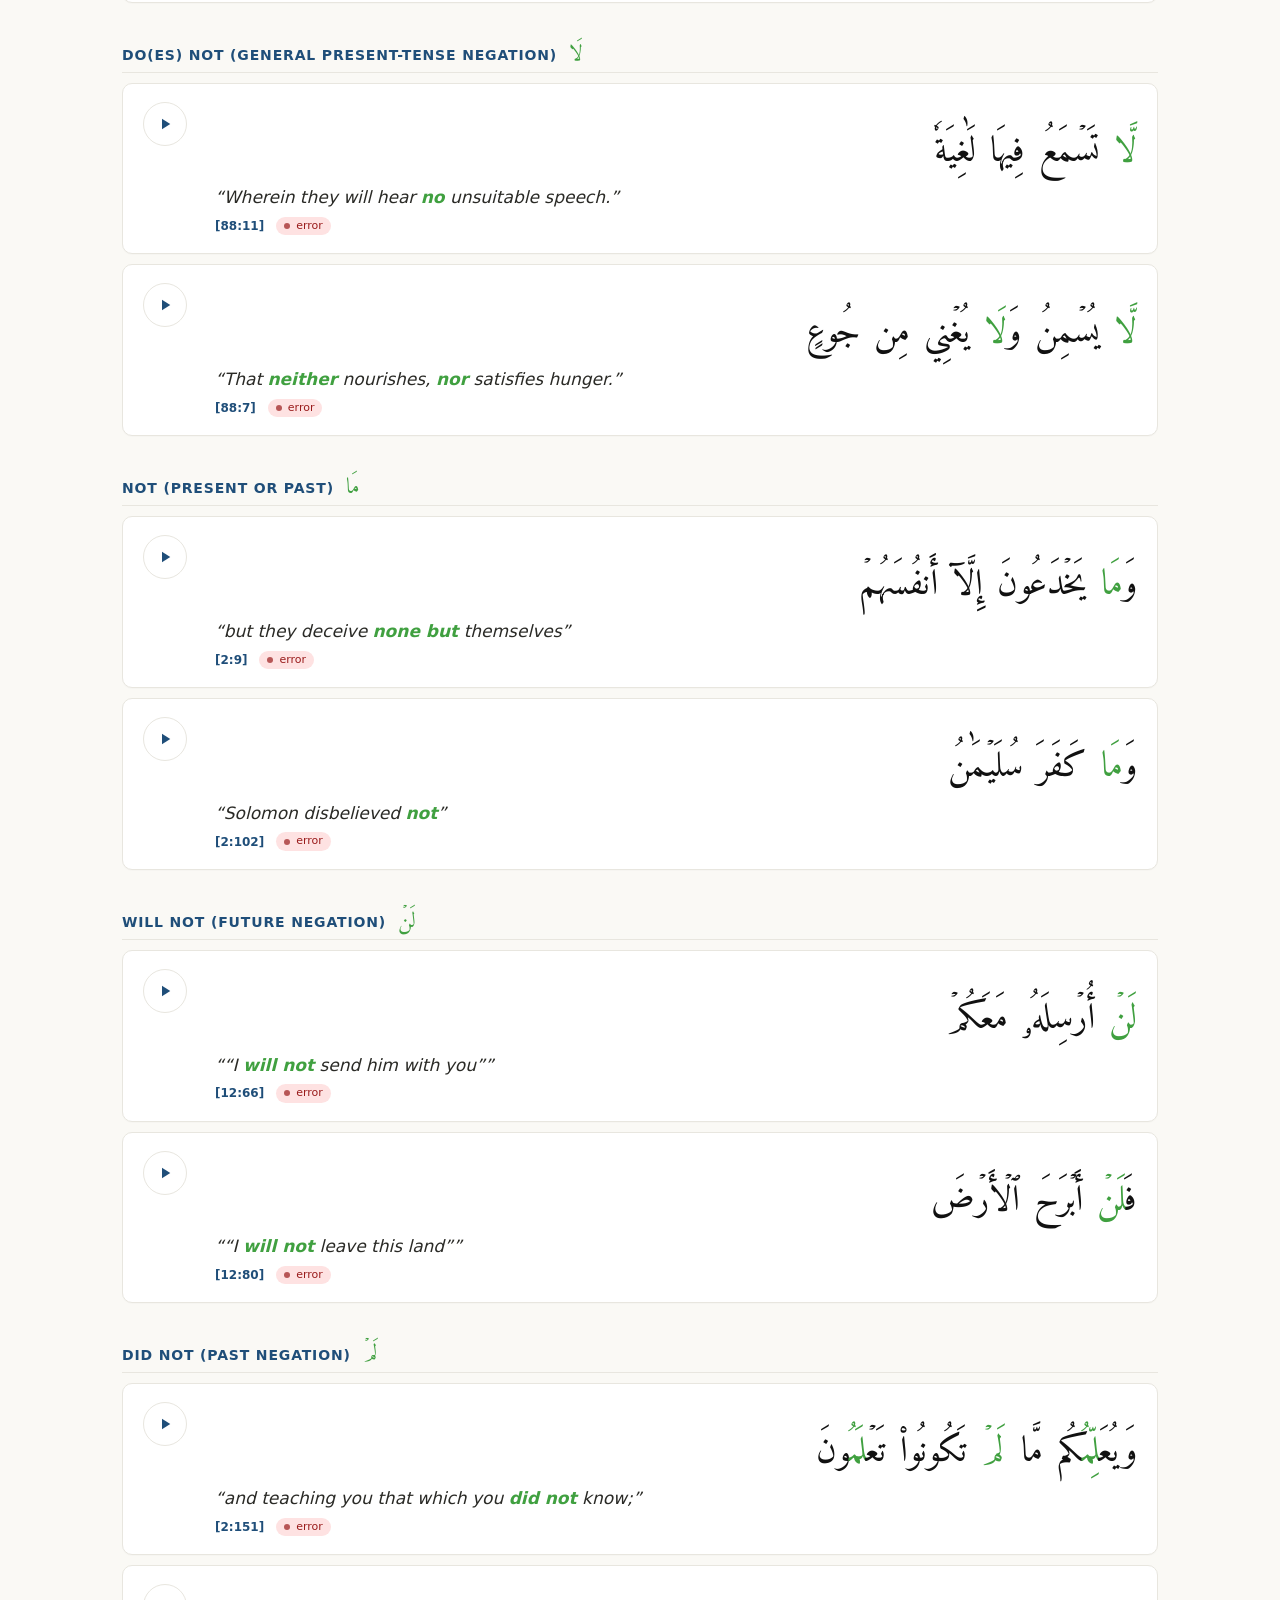
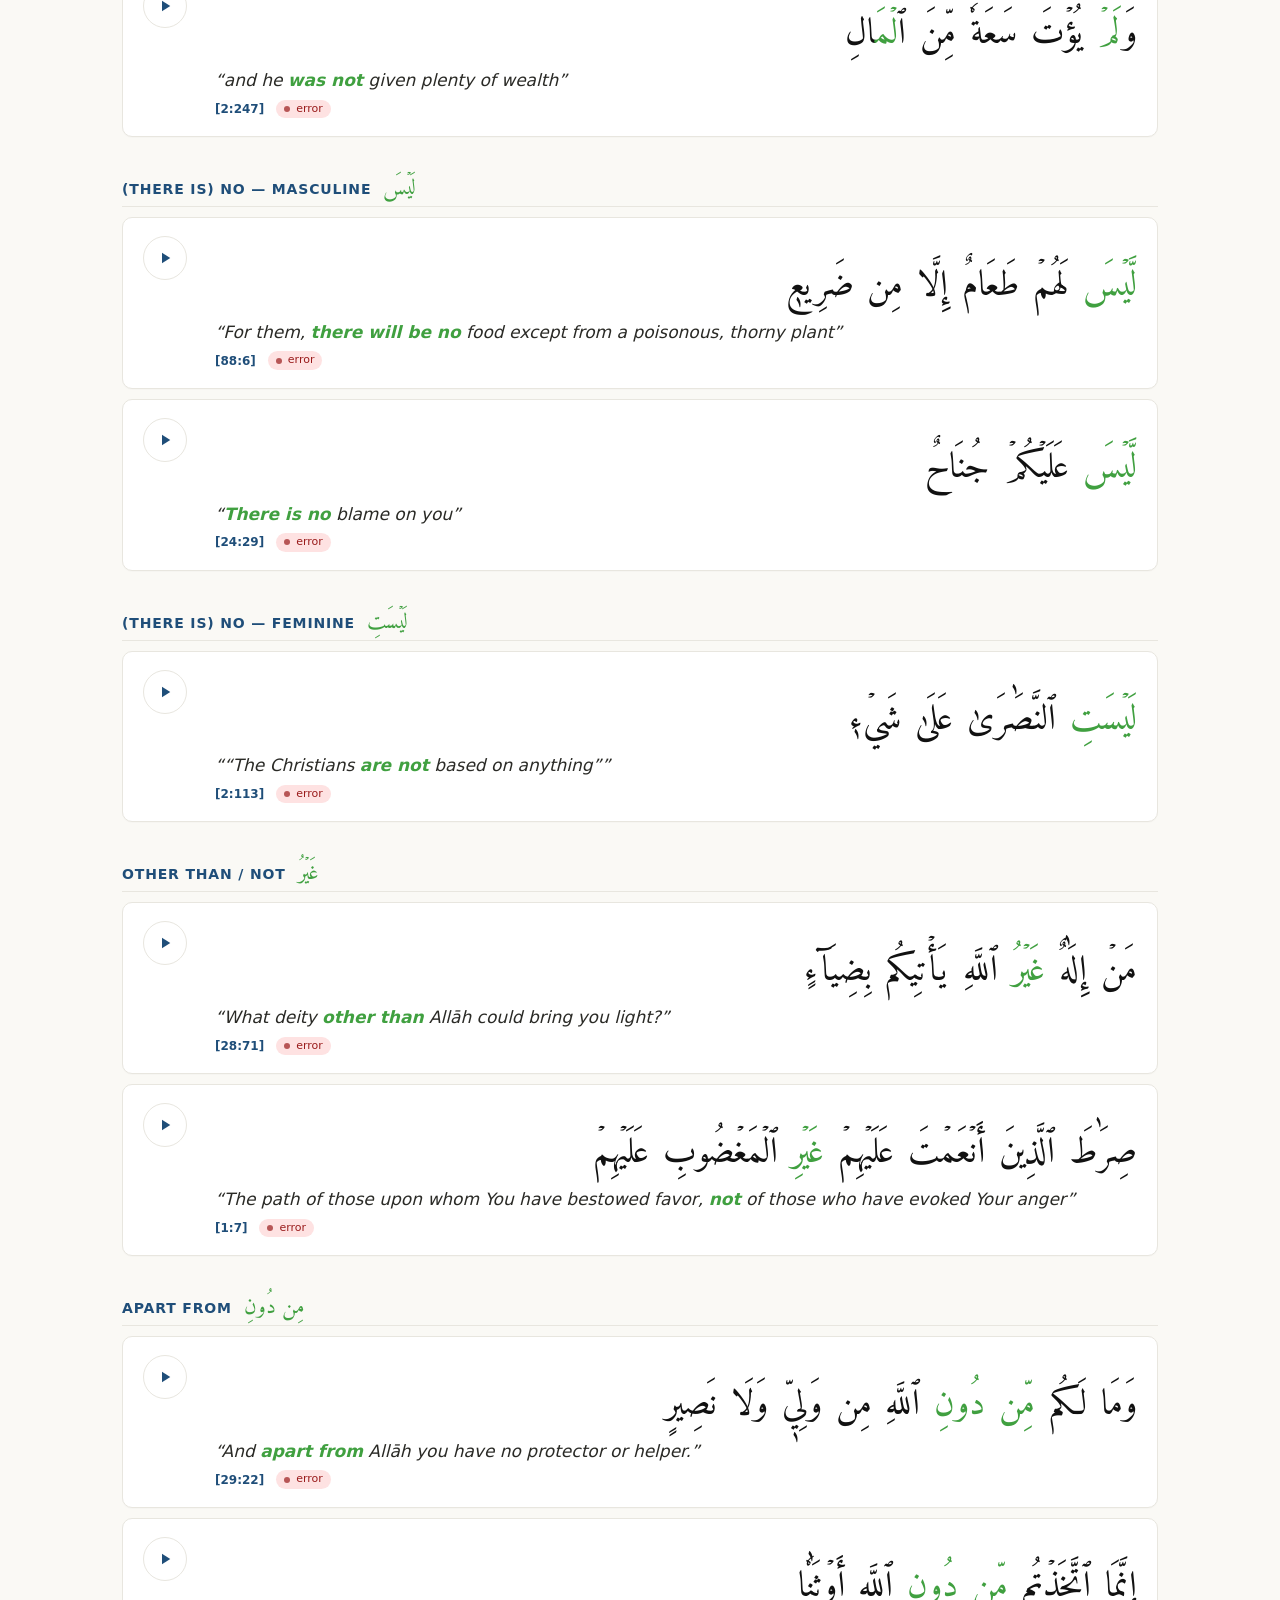
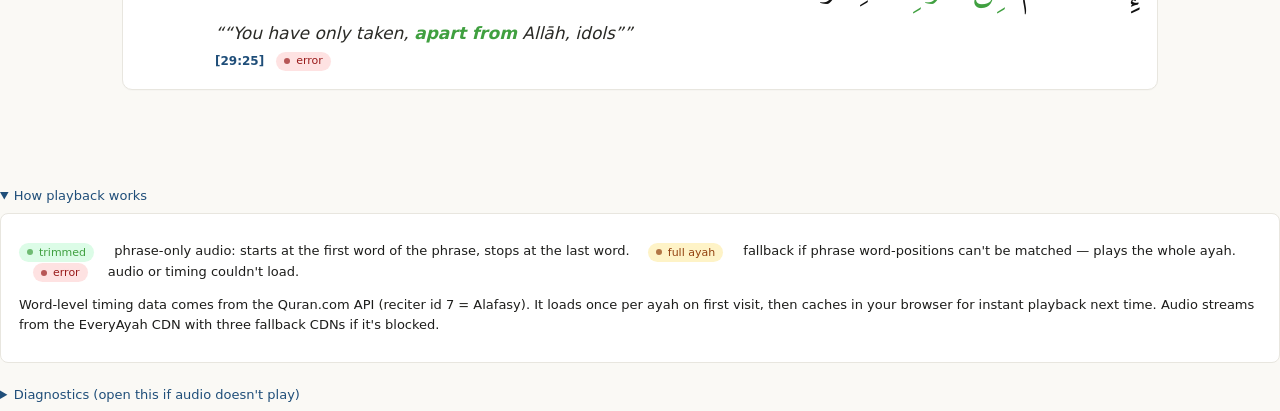
<file: Chapter 2 - Negations & Exceptions/Coursebook/Phrases.html>
<!doctype html>
<html lang="en" dir="ltr">
<head>
<meta charset="utf-8">
<meta name="viewport" content="width=device-width, initial-scale=1">
<title>Chapter 2 — Negations &amp; Exceptions | Quranic Phrases</title>

<link rel="icon" type="image/svg+xml" href="../../assets/favicon.svg">
<link rel="apple-touch-icon" sizes="180x180" href="../../assets/apple-touch-icon.png">

<link rel="preconnect" href="https://fonts.googleapis.com">
<link rel="preconnect" href="https://fonts.gstatic.com" crossorigin>
<link href="https://fonts.googleapis.com/css2?family=Amiri+Quran&family=Scheherazade+New:wght@400;700&display=swap" rel="stylesheet">

<link rel="stylesheet" href="../../assets/phrase-engine.css">
</head>
<body>
<script>
  window.CHAPTER_CURRENT = 2;
  window.PHRASES = [
    {p:"نَعَمۡ",pe:"Yes",v:"7:44",a:"قَالُواْ نَعَمۡ",e:"They will say, “Yes.”"},
    {p:"نَعَمۡ",pe:"Yes",v:"7:114",a:"قَالَ نَعَمۡ وَإِنَّكُمۡ لَمِنَ ٱلۡمُقَرَّبِينَ",e:"He said, “Yes, and you will be among my favorites.”"},

    {p:"بَلَىٰ",pe:"Yes, indeed (affirmative reply to a negative question)",v:"2:81",a:"بَلَىٰ مَن كَسَبَ سَيِّئَةً وَأَحَٰطَتۡ بِهِۦ خَطِيٓـَٔتُهُۥ",e:"Yes indeed — whoever commits misdeeds, and becomes besieged by his iniquities"},
    {p:"بَلَىٰ",pe:"Yes, indeed (affirmative reply to a negative question)",v:"2:112",a:"بَلَىٰ مَنۡ أَسۡلَمَ وَجۡهَهُۥ لِلَّهِ وَهُوَ مُحۡسِنٞ",e:"Indeed — whoever submits his face in Islam to Allāh while being a doer of good",eh:["indeed"]},

    {p:"كَلَّا",pe:"Certainly not (emphatic negation)",v:"19:79",a:"كَلَّا سَنَكۡتُبُ مَا يَقُولُ",e:"No indeed! We will write what he says,",eh:["No indeed"]},
    {p:"كَلَّا",pe:"Certainly not (emphatic negation)",v:"23:100",a:"كَلَّا إِنَّهَا كَلِمَةٌ هُوَ قَآئِلُهَا",e:"Certainly not! It is just a word he is saying."},

    {p:"إِلَّا",pe:"Except",v:"3:2",a:"ٱللَّهُ لَآ إِلَٰهَ إِلَّا هُوَ ٱلۡحَيُّ ٱلۡقَيُّومُ",e:"Allāh — there is no deity except Him, the Ever-Living, the Sustainer of all existence."},
    {p:"إِلَّا",pe:"Except",v:"2:255",a:"مَن ذَا ٱلَّذِي يَشۡفَعُ عِندَهُۥٓ إِلَّا بِإِذۡنِهِۦ",e:"Who is he that can intercede with Him except with His permission?"},

    {p:"إِنۡ … إِلَّا",pe:"Nothing but (negation + exception)",v:"4:62",a:"إِنۡ أَرَدۡنَآ إِلَّآ إِحۡسَٰنٗا وَتَوۡفِيقٗا",e:"We intended nothing but good conduct and accommodation.",eh:["nothing but"]},
    {p:"إِنۡ … إِلَّا",pe:"Nothing but (negation + exception)",v:"37:15",a:"إِنۡ هَٰذَآ إِلَّا سِحۡرٞ مُّبِينٞ",e:"This is nothing but plain magic.",eh:["nothing but"]},

    {p:"مَا … إِلَّا",pe:"Nothing but (negation + exception)",v:"5:117",a:"مَا قُلۡتُ لَهُمۡ إِلَّا مَآ أَمَرۡتَنِي بِهِۦ",e:"I said not to them except what You commanded me",eh:["not","except"]},
    {p:"مَا … إِلَّا",pe:"Nothing but (negation + exception)",v:"23:24",a:"مَا هَٰذَآ إِلَّا بَشَرٞ مِّثۡلُكُمۡ",e:"This is nothing but a human like you,",eh:["nothing but"]},

    {p:"أَلَّا",pe:"That … not / so as not to",v:"12:40",a:"أَمَرَ أَلَّا تَعۡبُدُوٓاْ إِلَّآ إِيَّاهُ",e:"He has commanded that you worship none but Him.",eh:["none but"]},
    {p:"أَلَّا",pe:"That … not / so as not to",v:"14:12",a:"وَمَا لَنَآ أَلَّا نَتَوَكَّلَ عَلَى ٱللَّهِ",e:"And why should we not rely upon Allāh",eh:["not"]},

    {p:"لَا",pe:"Do(es) not (general present-tense negation)",v:"88:11",a:"لَّا تَسۡمَعُ فِيهَا لَٰغِيَةٗ",e:"Wherein they will hear no unsuitable speech.",eh:["no"]},
    {p:"لَا",pe:"Do(es) not (general present-tense negation)",v:"88:7",a:"لَّا يُسۡمِنُ وَلَا يُغۡنِي مِن جُوعٍ",e:"That neither nourishes, nor satisfies hunger.",eh:["neither","nor"]},

    {p:"مَا",pe:"Not (present or past)",v:"2:9",a:"وَمَا يَخۡدَعُونَ إِلَّآ أَنفُسَهُمۡ",e:"but they deceive none but themselves",eh:["none but"]},
    {p:"مَا",pe:"Not (present or past)",v:"2:102",a:"وَمَا كَفَرَ سُلَيۡمَٰنُ",e:"Solomon disbelieved not",eh:["not"]},

    {p:"لَنۡ",pe:"Will not (future negation)",v:"12:66",a:"لَنۡ أُرۡسِلَهُۥ مَعَكُمۡ",e:"“I will not send him with you”",eh:["will not"]},
    {p:"لَنۡ",pe:"Will not (future negation)",v:"12:80",a:"فَلَنۡ أَبۡرَحَ ٱلۡأَرۡضَ",e:"“I will not leave this land”",eh:["will not"]},

    {p:"لَمۡ",pe:"Did not (past negation)",v:"2:151",a:"وَيُعَلِّمُكُم مَّا لَمۡ تَكُونُواْ تَعۡلَمُونَ",e:"and teaching you that which you did not know;",eh:["did not"]},
    {p:"لَمۡ",pe:"Did not (past negation)",v:"2:247",a:"وَلَمۡ يُؤۡتَ سَعَةٗ مِّنَ ٱلۡمَالِ",e:"and he was not given plenty of wealth",eh:["was not"]},

    {p:"لَيۡسَ",pe:"(There is) no — masculine",v:"88:6",a:"لَّيۡسَ لَهُمۡ طَعَامٌ إِلَّا مِن ضَرِيعٖ",e:"For them, there will be no food except from a poisonous, thorny plant",eh:["there will be no"]},
    {p:"لَيۡسَ",pe:"(There is) no — masculine",v:"24:29",a:"لَّيۡسَ عَلَيۡكُمۡ جُنَاحٌ",e:"There is no blame on you",eh:["There is no"]},

    {p:"لَيۡسَتِ",pe:"(There is) no — feminine",v:"2:113",a:"لَيۡسَتِ ٱلنَّصَٰرَىٰ عَلَىٰ شَيۡءٖ",e:"“The Christians are not based on anything”",eh:["are not"]},

    {p:"غَيۡرُ",pe:"Other than / not",v:"28:71",a:"مَنۡ إِلَٰهٌ غَيۡرُ ٱللَّهِ يَأۡتِيكُم بِضِيَآءٍ",e:"What deity other than Allāh could bring you light?",eh:["other than"]},
    {p:"غَيۡرُ",pe:"Other than / not",v:"1:7",a:"صِرَٰطَ ٱلَّذِينَ أَنۡعَمۡتَ عَلَيۡهِمۡ غَيۡرِ ٱلۡمَغۡضُوبِ عَلَيۡهِمۡ",e:"The path of those upon whom You have bestowed favor, not of those who have evoked Your anger",eh:["not"]},

    {p:"مِن دُونِ",pe:"Apart from",v:"29:22",a:"وَمَا لَكُم مِّن دُونِ ٱللَّهِ مِن وَلِيّٖ وَلَا نَصِيرٍ",e:"And apart from Allāh you have no protector or helper.",eh:["apart from"]},
    {p:"مِن دُونِ",pe:"Apart from",v:"29:25",a:"إِنَّمَا ٱتَّخَذۡتُم مِّن دُونِ ٱللَّهِ أَوۡثَٰنٗا",e:"“You have only taken, apart from Allāh, idols”",eh:["apart from"]},
  ];
</script>
<script src="../../assets/chapters.js"></script>
<script src="../../assets/phrase-engine.js"></script>
</body>
</html>
</file>
<file: assets/phrase-engine.css>
/* =====================================================================
   phrase-engine.css — shared styles for every chapter's Phrases.html.
   Used together with assets/phrase-engine.js, assets/chapters.js,
   assets/favicon.svg, and assets/apple-touch-icon.png.
   ===================================================================== */

:root {
  --bg:         #faf9f5;
  --card:       #ffffff;
  --ink:        #1d1d1b;
  --muted:      #6b6b66;
  --accent:     #1F4E79;
  --accent-soft:#eaf1f8;
  --border:     #e8e6df;
  --gold:       #92400e;
  --gold-soft:  #fef3c7;
  --green:      #40A040; /* coursebook focus-word green */
  --green-soft: #dcfce7;
  --red:        #991b1b;
  --red-soft:   #fee2e2;
}

* { box-sizing: border-box; }
html, body {
  margin: 0; padding: 0;
  background: var(--bg); color: var(--ink);
  font-family: -apple-system, BlinkMacSystemFont, "Segoe UI", system-ui, sans-serif;
  font-size: 15px; line-height: 1.5;
}

/* ============================================================
   Focus-word highlight (vocab being introduced in this group).
   Used inside .arabic and .english on phrase cards.
   ============================================================ */
mark.focus {
  background: transparent;
  color: var(--green);
  font-weight: 600;
  padding: 0;
}
/* Arabic faces (Amiri Quran, Scheherazade New) get visibly heavier when
   bolded, which makes the focus word feel disproportionately thick next
   to the surrounding text. Keep the green, drop the bold. */
.arabic mark.focus { font-weight: inherit; }

/* ============================================================
   Collapsible left-nav drawer
   ============================================================ */
.nav-toggle {
  display: inline-flex; align-items: center; justify-content: center;
  width: 40px; height: 40px; padding: 0;
  border: 1px solid var(--border); border-radius: 8px;
  background: white; cursor: pointer; color: var(--ink);
  flex-shrink: 0;
}
.nav-toggle:hover { background: var(--accent-soft); border-color: var(--accent); color: var(--accent); }
.nav-toggle svg  { width: 18px; height: 18px; display: block; }

.nav-backdrop {
  position: fixed; inset: 0; background: rgba(20,20,18,0.36);
  opacity: 0; pointer-events: none; transition: opacity 0.18s ease;
  z-index: 40;
}
.nav-backdrop.open { opacity: 1; pointer-events: auto; }

.nav-drawer {
  position: fixed; top: 0; left: 0; bottom: 0; width: 280px;
  background: var(--card); border-right: 1px solid var(--border);
  transform: translateX(-100%); transition: transform 0.22s ease;
  z-index: 50; display: flex; flex-direction: column;
  box-shadow: 0 10px 30px rgba(0,0,0,0.06);
}
.nav-drawer.open { transform: translateX(0); }
.nav-head {
  display: flex; align-items: center; justify-content: space-between;
  padding: 16px 18px; border-bottom: 1px solid var(--border);
}
.nav-head .brand { font-weight: 600; font-size: 14px; letter-spacing: 0.02em; }
.nav-head .brand .ar {
  font-family: 'Amiri Quran', serif; font-weight: 400;
  font-size: 18px; margin-right: 8px; color: #111;
}
.nav-close {
  width: 32px; height: 32px; border: 1px solid var(--border); border-radius: 6px;
  background: white; cursor: pointer; color: var(--muted);
  display: inline-flex; align-items: center; justify-content: center;
}
.nav-close:hover    { color: var(--accent); border-color: var(--accent); }
.nav-close svg      { width: 14px; height: 14px; }

.nav-section {
  font-size: 11px; text-transform: uppercase; letter-spacing: 0.08em;
  color: var(--muted); padding: 18px 18px 6px; font-weight: 600;
}
.nav-list { list-style: none; padding: 0 8px; margin: 0; }
.nav-list li { margin: 2px 0; }
.nav-list a {
  display: block; padding: 10px 12px; border-radius: 6px;
  color: var(--ink); text-decoration: none; font-size: 14px;
  transition: background 0.12s ease;
}
.nav-list a:hover { background: var(--accent-soft); }
.nav-list a[aria-current="page"] {
  background: var(--accent-soft); color: var(--accent); font-weight: 600;
}
.nav-list a .num {
  font-size: 11px; color: var(--accent); letter-spacing: 0.06em;
  text-transform: uppercase; display: block; margin-bottom: 1px;
}
.nav-foot {
  margin-top: auto; padding: 14px 18px; border-top: 1px solid var(--border);
  font-size: 12px; color: var(--muted);
}

/* ============================================================
   Header + toolbar + main
   ============================================================ */
header {
  padding: 18px 28px 14px;
  background: var(--card);
  border-bottom: 1px solid var(--border);
  display: flex; align-items: flex-start; gap: 14px;
}
header .titles { min-width: 0; }
h1 { margin: 0 0 4px; font-size: 22px; font-weight: 600; }
header .sub { margin: 0; color: var(--muted); font-size: 13px; }

.toolbar {
  position: sticky; top: 0; z-index: 10;
  display: flex; flex-wrap: wrap; gap: 18px; align-items: center;
  padding: 12px 32px; background: rgba(255,255,255,0.96);
  border-bottom: 1px solid var(--border);
  backdrop-filter: saturate(180%) blur(6px);
}
.toolbar label  { font-size: 13px; color: var(--muted); display: inline-flex; align-items: center; gap: 8px; }
.toolbar select { padding: 6px 10px; border: 1px solid var(--border); border-radius: 6px; background: white; font-size: 13px; }
.toolbar input[type=range] { vertical-align: middle; }
.status { font-size: 12px; color: var(--muted); margin-left: auto; }

main { padding: 22px 32px 64px; max-width: 1100px; margin: 0 auto; }

/* ============================================================
   Phrase groups + cards
   ============================================================ */
.group { margin: 28px 0 8px; }
.group h2 {
  font-size: 14px; font-weight: 600; text-transform: uppercase; letter-spacing: 0.06em;
  color: var(--accent); margin: 0 0 10px; padding-bottom: 6px;
  border-bottom: 1px solid var(--border);
}
.group h2 .ar {
  font-family: 'Amiri Quran', serif; font-size: 22px; font-weight: 400;
  text-transform: none; letter-spacing: 0; margin-left: 12px; color: var(--green);
}

.card {
  display: grid; grid-template-columns: 56px 1fr; gap: 16px;
  background: var(--card); border: 1px solid var(--border); border-radius: 10px;
  padding: 18px 20px; margin: 10px 0;
  box-shadow: 0 1px 1px rgba(0,0,0,0.02);
}
.play {
  width: 44px; height: 44px; border-radius: 50%;
  border: 1px solid var(--border); background: white; cursor: pointer;
  display: inline-flex; align-items: center; justify-content: center;
  color: var(--accent); transition: all 0.15s ease;
  align-self: start;
}
.play:hover         { background: var(--accent-soft); border-color: var(--accent); }
.play:disabled      { opacity: 0.4; cursor: wait; }
.play.playing       { background: var(--accent); color: white; border-color: var(--accent); }
.play svg           { width: 18px; height: 18px; display: block; }

.body .arabic {
  direction: rtl; text-align: right; line-height: 2.05;
  color: #111; margin: 2px 0 8px; word-spacing: 0.08em;
}
.body .english {
  font-style: italic; color: #2a2a26; margin: 0 0 6px;
  font-size: 17px; line-height: 1.5;
}
.body .meta {
  display: flex; gap: 12px; align-items: center;
  font-size: 12px; color: var(--muted);
}
.ref { font-weight: 600; color: var(--accent); }
.pill {
  display: inline-flex; align-items: center; gap: 6px;
  padding: 1px 8px; border-radius: 999px; font-size: 11px;
  background: var(--accent-soft); color: var(--accent);
}
.pill.ok    { background: var(--green-soft); color: var(--green); }
.pill.full  { background: var(--gold-soft);  color: var(--gold); }
.pill.fail  { background: var(--red-soft);   color: var(--red); }
.dot { width: 6px; height: 6px; border-radius: 50%; background: currentColor; opacity: 0.7; }

/* ============================================================
   Help + Diagnostics panels
   ============================================================ */
details.help { margin: 22px 0 6px; }
details.help summary { cursor: pointer; color: var(--accent); font-size: 13px; }
details.help .body {
  background: white; border: 1px solid var(--border); border-radius: 8px;
  padding: 14px 18px; margin-top: 8px; font-size: 13px; line-height: 1.55;
}
.legend { display: inline-flex; gap: 6px; align-items: center; margin-right: 16px; }

.diag-btn {
  padding: 6px 12px; font-size: 12px; border: 1px solid var(--border);
  background: white; border-radius: 6px; cursor: pointer; margin-right: 6px;
}
.diag-btn:hover { background: var(--accent-soft); }
#diagLog {
  background: #0f172a; color: #e2e8f0; padding: 12px; border-radius: 6px;
  font-size: 11px; line-height: 1.4; max-height: 280px; overflow: auto;
  margin: 8px 0 0; white-space: pre-wrap;
}
#diagLog .ok  { color: #4ade80; }
#diagLog .err { color: #f87171; }

/* ============================================================
   Mobile / iPad portrait tweaks
   ============================================================ */
@media (max-width: 520px) {
  header  { padding: 14px 18px 12px; }
  .toolbar{ padding: 12px 18px; gap: 14px; }
  main    { padding: 18px 18px 64px; }
}
</file>
